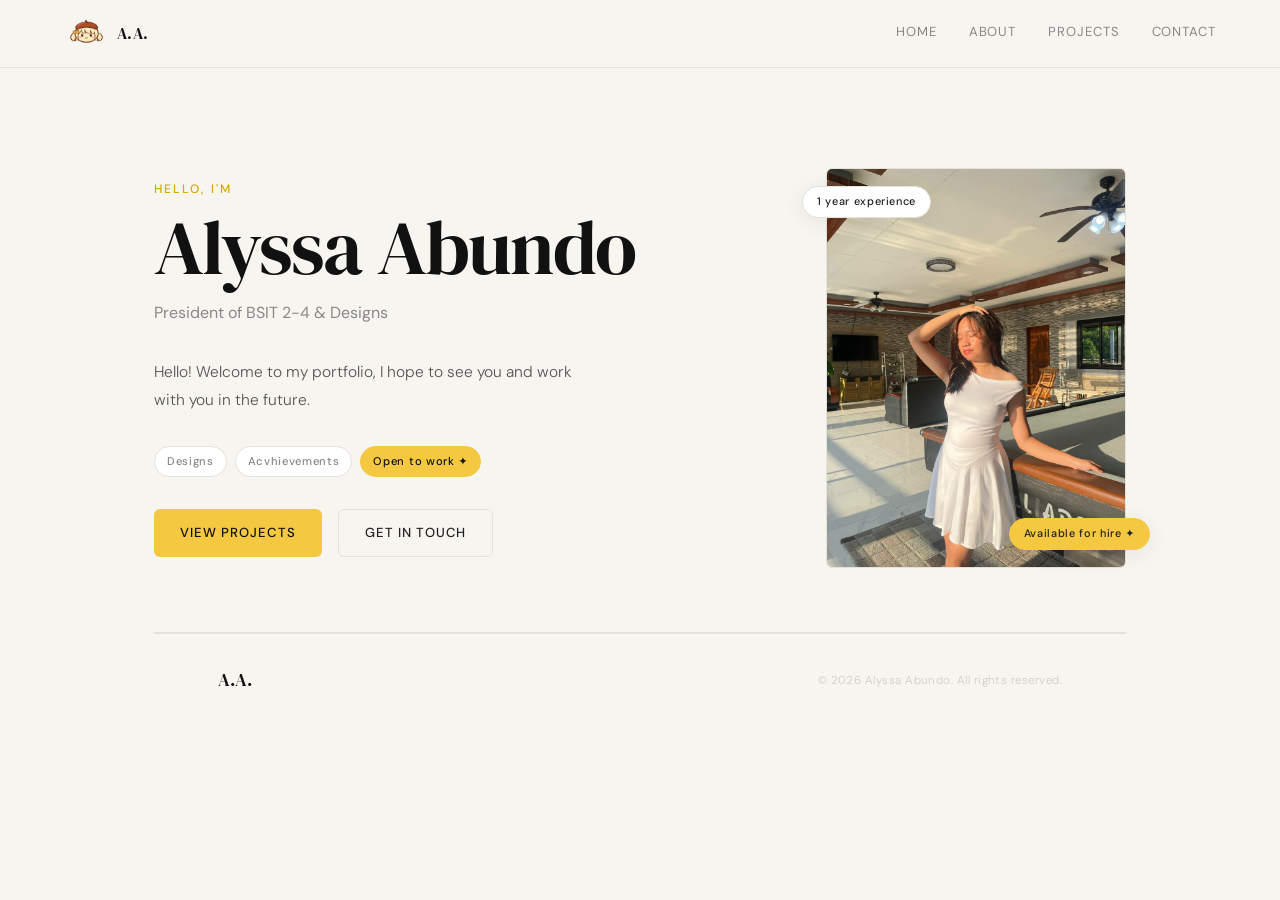
<file: index.html>
<!DOCTYPE html>
<html lang="en">
<head>
  <meta charset="UTF-8" />
  <meta name="viewport" content="width=device-width, initial-scale=1.0"/>
  <title>Alyssa Abundo — Developer & Designer</title>
  <link rel="icon" type="image/png" href="alyy_logo.png" />
  <link rel="stylesheet" href="style.css" />
  <link rel="preconnect" href="https://fonts.googleapis.com">
  <link rel="preconnect" href="https://fonts.gstatic.com" crossorigin>
  <link href="https://fonts.googleapis.com/css2?family=DM+Serif+Display:ital@0;1&family=DM+Sans:ital,wght@0,300;0,400;0,500;1,300&display=swap" rel="stylesheet">
</head>
<body>

  <!-- ─────────────────────────────
        NAVIGATION
  ───────────────────────────── -->
  <header class="site-header">
    <div class="logo-with-text">
      <img src="alyy_logo.png">
      <a href="index.html" class="logo">A.A.</a>
    </div>
    
    <nav class="nav">
      <a href="index.html">Home</a>
      <a href="About.html">About</a>
      <a href="projects.html">Projects</a>
      <a href="contact.html">Contact</a>
    </nav>
  </header>

  <main>

    <!-- ─────────────────────────────
          HERO SECTION
    ───────────────────────────── -->
    <section id="home" class="hero">

      <div class="hero-text">
        <span class="hero-eyebrow">Hello, I'm</span>
        <h1 class="hero-name">Alyssa Abundo</h1>
        <p class="hero-role">President of BSIT 2-4 &amp; Designs</p>
        <p class="hero-desc">
          Hello! Welcome to my portfolio, I hope to see you and work with you in the future.
        </p>
        <div class="hero-tags">
          <span class="chip">Designs</span>
          <span class="chip">Acvhievements</span>
          <span class="chip available">Open to work ✦</span>
        </div>
        <div class="hero-actions">
          <a href="projects.html" class="btn-primary">View Projects</a>
          <a href="contact.html"  class="btn-outline">Get in Touch</a>
        </div>
      </div>

      <div class="hero-image">
        <div class="profile-frame">
          <img src="hero-img.jpg" class="my-image">
        </div>
        <div class="hero-float-chip chip-top">1 year experience</div>
        <div class="hero-float-chip chip-bottom">Available for hire ✦</div>
      </div>

    </section>

  <!-- ─────────────────────────────
        FOOTER
  ───────────────────────────── -->
  <footer class="site-footer">
    <span class="footer-logo">A.A.</span>
    <span class="footer-copy">© 2026 Alyssa Abundo. All rights reserved.</span>
  </footer>

</body>
</html>
</file>
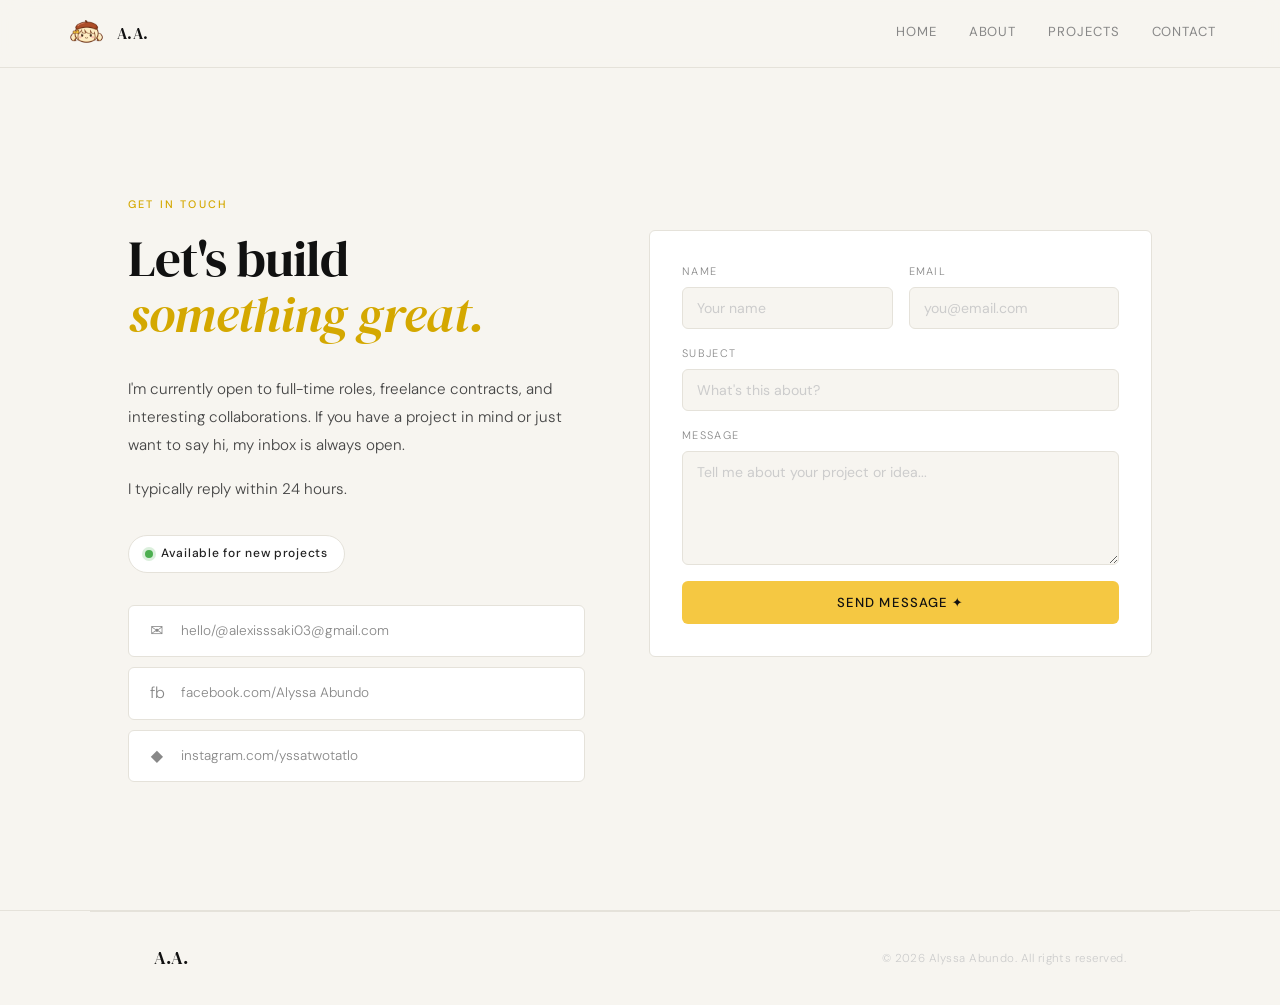
<file: contact.html>
<!DOCTYPE html>
<html lang="en">
<head>
  <meta charset="UTF-8" />
  <meta name="viewport" content="width=device-width, initial-scale=1.0"/>
  <title>Alyssa Abundo — Developer & Designer</title>
  <link rel="icon" type="image/png" href="alyy_logo.png" />
  <link rel="stylesheet" href="style.css" />
  <link rel="preconnect" href="https://fonts.googleapis.com">
  <link rel="preconnect" href="https://fonts.gstatic.com" crossorigin>
  <link href="https://fonts.googleapis.com/css2?family=DM+Serif+Display:ital@0;1&family=DM+Sans:ital,wght@0,300;0,400;0,500;1,300&display=swap" rel="stylesheet">
</head>
<body>

  <!-- ─────────────────────────────
        NAVIGATION
  ───────────────────────────── -->
  <header class="site-header">
    <div class="logo-with-text">
      <img src="alyy_logo.png">
      <a href="index.html" class="logo">A.A.</a>
    </div>
    
    <nav class="nav">
      <a href="index.html">Home</a>
      <a href="About.html">About</a>
      <a href="projects.html">Projects</a>
      <a href="contact.html">Contact</a>
    </nav>
  </header>

   <!-- ─────────────────────────────
          CONTACT SECTION
    ───────────────────────────── -->
    <section id="contact" class="contact">

      <div class="section-label">Get in touch</div>

      <div class="contact-grid">

        <div class="contact-text">
          <h2 class="section-title">Let's build<br><em>something great.</em></h2>
          <p>
            I'm currently open to full-time roles, freelance contracts, and
            interesting collaborations. If you have a project in mind or just
            want to say hi, my inbox is always open.
          </p>
          <p>I typically reply within 24 hours.</p>

          <div class="availability-badge">
            <span class="avail-dot"></span>
            Available for new projects
          </div>

          <div class="contact-socials">
            <a href="mailto:alexisssaki03@gmail.com" class="social-item">
              <span class="social-icon">✉</span>
              hello/@alexisssaki03@gmail.com
            </a>
            <a href="#" class="social-item">
              <span class="social-icon">fb</span>
              facebook.com/Alyssa Abundo
            </a>
            <a href="#" class="social-item">
              <span class="social-icon">◆</span>
              instagram.com/yssatwotatlo
            </a>
          </div>
        </div>

        <!-- Contact form -->
        <form class="contact-form" action="#" method="post">
          <div class="form-row">
            <div class="form-field">
              <label for="f-name">Name</label>
              <input type="text" id="f-name" name="name" placeholder="Your name" required />
            </div>
            <div class="form-field">
              <label for="f-email">Email</label>
              <input type="email" id="f-email" name="email" placeholder="you@email.com" required />
            </div>
          </div>
          <div class="form-field">
            <label for="f-subject">Subject</label>
            <input type="text" id="f-subject" name="subject" placeholder="What's this about?" />
          </div>
          <div class="form-field">
            <label for="f-msg">Message</label>
            <textarea id="f-msg" name="message" rows="5"
              placeholder="Tell me about your project or idea..."></textarea>
          </div>
          <button type="submit" class="btn-primary btn-full">Send Message ✦</button>
        </form>

      </div>
    </section>

  <!-- ─────────────────────────────
        FOOTER
  ───────────────────────────── -->
  <footer class="site-footer">
    <span class="footer-logo">A.A.</span>
    <span class="footer-copy">© 2026 Alyssa Abundo. All rights reserved.</span>
  </footer>

</body>
</html>
</file>
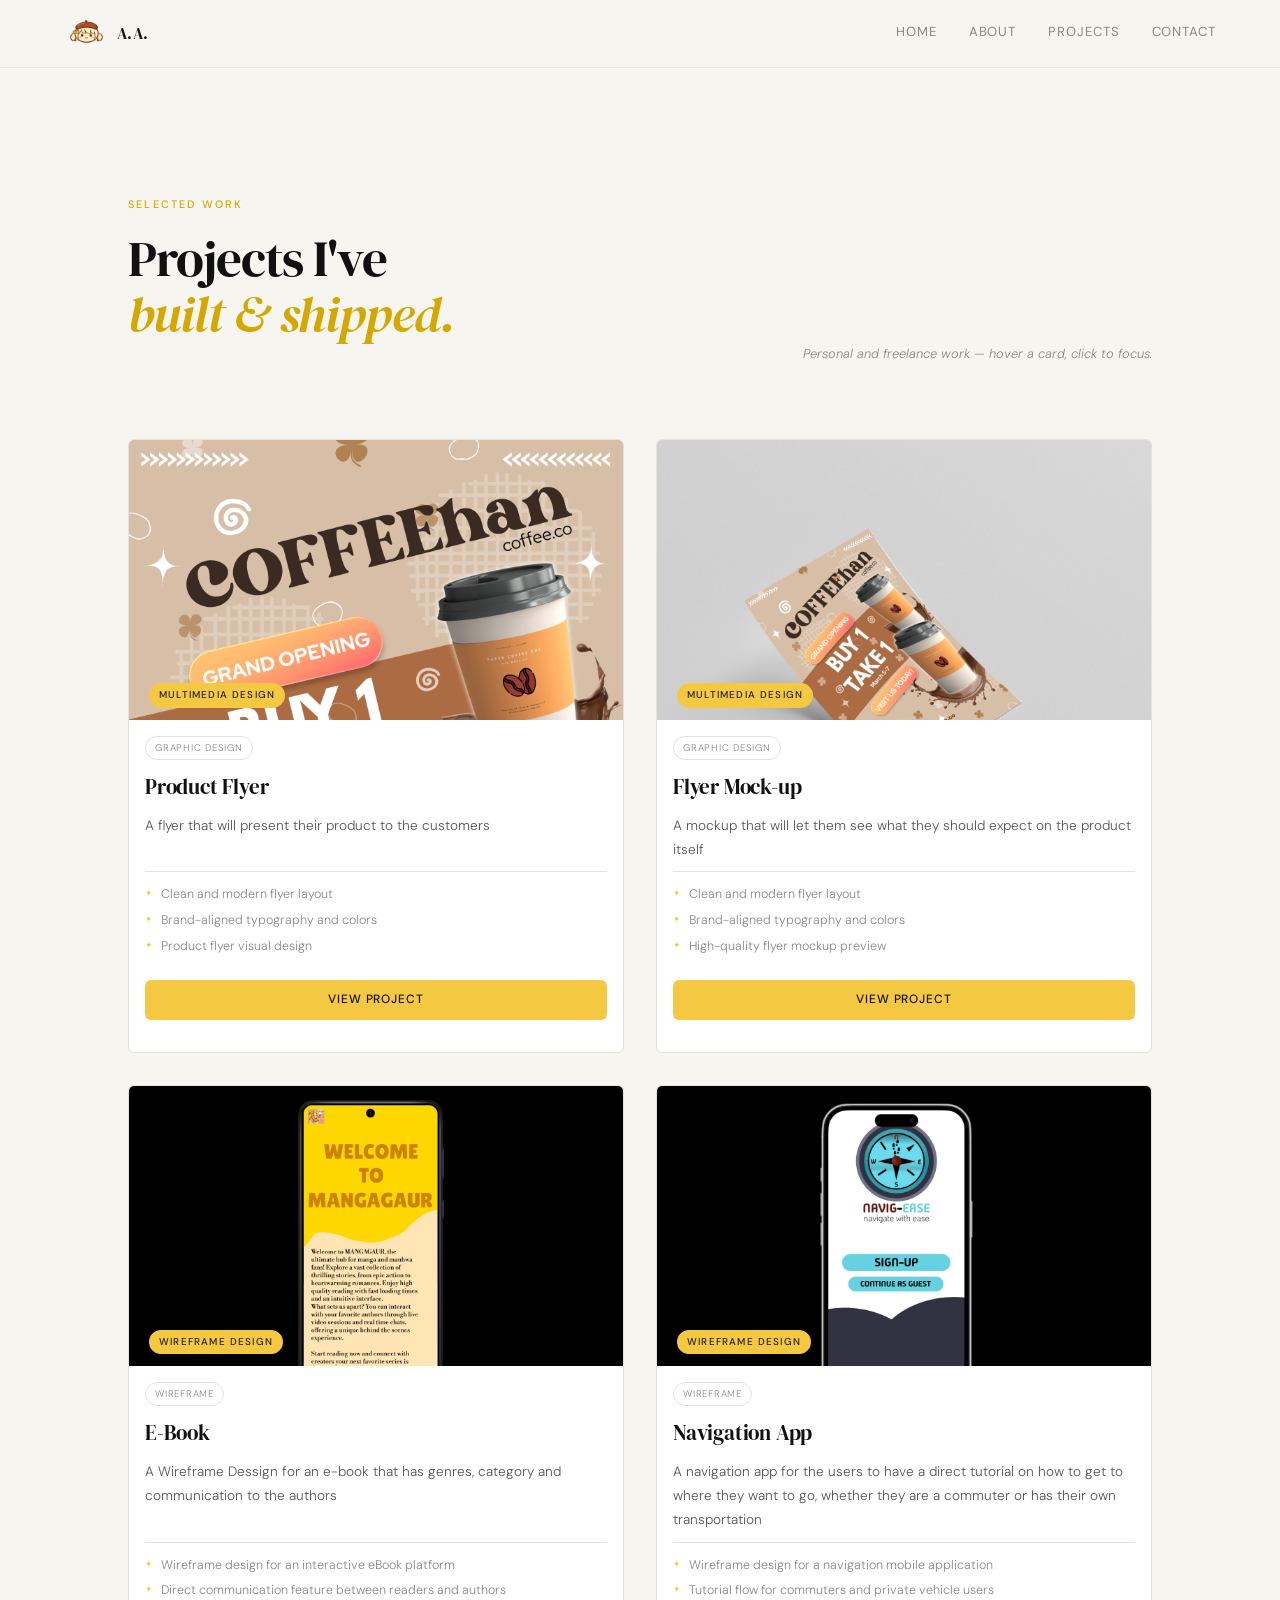
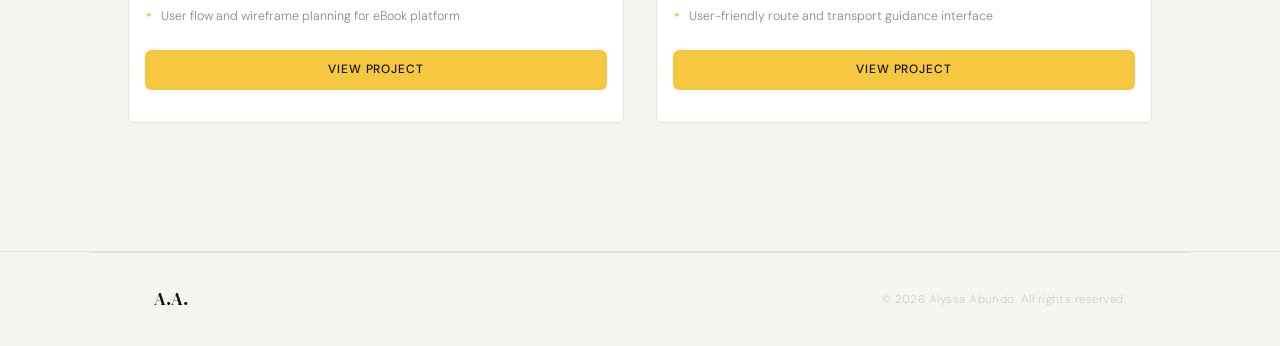
<file: projects.html>
<!DOCTYPE html>
<html lang="en">
<head>
  <meta charset="UTF-8" />
  <meta name="viewport" content="width=device-width, initial-scale=1.0"/>
  <title>Alyssa Abundo — Developer & Designer</title>
  <link rel="icon" type="image/png" href="alyy_logo.png" />
  <link rel="stylesheet" href="style.css" />
  <link rel="preconnect" href="https://fonts.googleapis.com">
  <link rel="preconnect" href="https://fonts.gstatic.com" crossorigin>
  <link href="https://fonts.googleapis.com/css2?family=DM+Serif+Display:ital@0;1&family=DM+Sans:ital,wght@0,300;0,400;0,500;1,300&display=swap" rel="stylesheet">
</head>
<body>

  <!-- ─────────────────────────────
        NAVIGATION
  ───────────────────────────── -->
  <header class="site-header">
    <div class="logo-with-text">
      <img src="alyy_logo.png">
      <a href="index.html" class="logo">A.A.</a>
    </div>
    
     <nav class="nav">
      <a href="index.html">Home</a>
      <a href="About.html">About</a>
      <a href="projects.html">Projects</a>
      <a href="contact.html">Contact</a>
    </nav>
  </header>
 
 <!-- ─────────────────────────────
          PROJECTS SECTION
    ───────────────────────────── -->
    <section id="projects" class="projects">

      <div class="section-label">Selected work</div>
      <div class="projects-header">
        <h2 class="section-title">Projects I've<br><em>built &amp; shipped.</em></h2>
        <p class="projects-note">Personal and freelance work — hover a card, click to focus.</p>
      </div>

      <div class="projects-grid">

        <!-- ── Project 1 ── -->
        <article class="card" id="proj-1">
          <div class="card-img">
            <img src="Poster-flyer.png">
            <span class="card-category">Multimedia Design</span>
          </div>
          <div class="card-body">
            <div class="card-tags">
              <span class="tag">Graphic Design</span>
            </div>
            <h3 class="card-title">Product Flyer</h3>
            <p class="card-desc">
              A flyer that will present their product to the customers
            </p>
            <ul class="card-features">
              <li>Clean and modern flyer layout</li>
              <li>Brand-aligned typography and colors</li>
              <li>Product flyer visual design</li>
            </ul>
            <div class="card-actions">
              <a href="https://canva.link/fxwesq302yxhid8" class="btn-card-primary">View Project</a>
            </div>
          </div>
        </article>

        <!-- ── Project 2 ── -->
        <article class="card" id="proj-2">
          <div class="card-img">
            <img src="Flyer Mock-up.png">
            <span class="card-category">Multimedia Design</span>
          </div>
          <div class="card-body">
            <div class="card-tags">
              <span class="tag">Graphic Design</span>
            </div>
            <h3 class="card-title">Flyer Mock-up</h3>
            <p class="card-desc">
              A mockup that will let them see what they should expect on the product itself
            </p>
            <ul class="card-features">
              <li>Clean and modern flyer layout</li>
              <li>Brand-aligned typography and colors</li>
              <li>High-quality flyer mockup preview</li>
            </ul>
            <div class="card-actions">
              <a href="https://canva.link/4w55rf2aqwbczop" class="btn-card-primary">View Project</a>
            </div>
          </div>
        </article>

        <!-- ── Project 3 ── -->
        <article class="card" id="proj-3">
           <div class="card-img">
            <img src="manga_gaur.png">
            <span class="card-category">Wireframe Design</span>
          </div>
          <div class="card-body">
            <div class="card-tags">
              <span class="tag">Wireframe</span>
            </div>
            <h3 class="card-title">E-Book</h3>
            <p class="card-desc">
              A Wireframe Dessign for an e-book that has genres, category and communication to the authors
            </p>
            <ul class="card-features">
              <li>Wireframe design for an interactive eBook platform</li>
              <li>Direct communication feature between readers and authors</li>
              <li>User flow and wireframe planning for eBook platform</li>
            </ul>
            <div class="card-actions">
              <a href="https://www.figma.com/proto/XimMeHAfl2bUhzI4b5awZg?node-id=25-10&t=X9CYrYjEheNS8J6x-6" class="btn-card-primary">View Project</a>
            </div>
          </div>
        </article>

        <!-- ── Project 4 ── -->
        <article class="card" id="proj-4">
           <div class="card-img">
            <img src="navig-e.png">
            <span class="card-category">Wireframe Design</span>
          </div>
          <div class="card-body">
            <div class="card-tags">
              <span class="tag">Wireframe</span>
            </div>
            <h3 class="card-title">Navigation App</h3>
            <p class="card-desc">
              A navigation app for the users to have a direct tutorial on how to get to where they want to go, 
              whether  they are a commuter or  has their own transportation
            </p>
            <ul class="card-features">
              <li>Wireframe design for a navigation mobile application</li>
              <li>Tutorial flow for commuters and private vehicle users</li>
              <li>User-friendly route and transport guidance interface</li>
            </ul>
            <div class="card-actions">
              <a href="https://www.figma.com/proto/5cQXhB1kPBoR8l9saUHDZC?node-id=1-2&t=X9CYrYjEheNS8J6x-6" class="btn-card-primary">View Project</a>
            </div>
          </div>
        </article>

      </div>
    </section>

  <!-- ─────────────────────────────
        FOOTER
  ───────────────────────────── -->
  <footer class="site-footer">
    <span class="footer-logo">A.A.</span>
    <span class="footer-copy">© 2026 Alyssa Abundo. All rights reserved.</span>
  </footer>

</body>
</html>
</file>
<file: style.css>
/* ─────────────────────────────
   CUSTOM PROPERTIES
───────────────────────────── */
:root {
  /* Yellow palette */
  --yellow:        #F5C842;
  --yellow-light:  #FFF6D6;
  --yellow-pale:   #FFFBEE;
  --yellow-muted:  #D4A800;
  --yellow-glow:   rgba(245, 200, 66, 0.25);

  /* Neutrals */
  --black:         #111111;
  --dark:          #222222;
  --mid:           #888888;
  --light:         #CCCCCC;
  --off-white:     #F7F5F0;
  --white:         #FFFFFF;
  --border-col:    #E5E2DA;

  /* Typography */
  --serif:   'DM Serif Display', Georgia, serif;
  --sans:    'DM Sans', system-ui, sans-serif;

  /* Spacing */
  --gap-sm:  16px;
  --gap-md:  32px;
  --gap-lg:  64px;
  --gap-xl:  100px;

  /* Misc */
  --radius:  6px;
  --border:  1px solid var(--border-col);
  --shadow:  0 4px 24px rgba(0,0,0,0.07);
  --shadow-hover: 0 12px 40px rgba(0,0,0,0.12);
}


/* ─────────────────────────────
   RESET & BASE
───────────────────────────── */
*, *::before, *::after { box-sizing: border-box; margin: 0; padding: 0; }

html { scroll-behavior: smooth; }

body {
  font-family: var(--sans);
  background: var(--off-white);
  color: var(--dark);
  line-height: 1.65;
  font-weight: 300;
  -webkit-font-smoothing: antialiased;
}

a    { color: inherit; text-decoration: none; }
ul   { list-style: none; }
img, svg, iframe, video { display: block; max-width: 100%; }


/* ─────────────────────────────
   HEADER & NAV
───────────────────────────── */
.site-header {
  position: sticky;
  top: 0;
  z-index: 100;
  background: rgba(247,245,240,0.94);
  backdrop-filter: blur(10px);
  -webkit-backdrop-filter: blur(10px);
  border-bottom: var(--border);
  display: flex;
  align-items: center;
  justify-content: space-between;
  padding: 0 var(--gap-lg);
  height: 68px;
  
}
.site-header img{
  width: 45px;
  height: 45px;
  object-fit: contain;
}

.logo-with-text {
  display: flex;
  align-items: center;
  gap: 8px;
}

.logo {
  font-family: var(--serif);
  font-size: 1rem;
  color: var(--black);
  letter-spacing: 0.02em;
}

.nav {
  display: flex;
  gap: var(--gap-md);
}

.nav a {
  font-size: 0.82rem;
  font-weight: 400;
  letter-spacing: 0.07em;
  text-transform: uppercase;
  color: var(--mid);
  position: relative;
  padding-bottom: 3px;
  transition: color 0.2s;
}

/* CSS-only underline hover */
.nav a::after {
  content: '';
  position: absolute;
  bottom: 0; left: 0;
  width: 0; height: 1.5px;
  background: var(--yellow);
  transition: width 0.25s ease;
}

.nav a:hover          { color: var(--black); }
.nav a:hover::after   { width: 100%; }


/* ─────────────────────────────
   MAIN CONTAINER
───────────────────────────── */
main {
  max-width: 1100px;
  margin: 0 auto;
  padding: 0 var(--gap-lg);
}


/* ─────────────────────────────
   HERO
───────────────────────────── */
.hero {
  display: grid;
  grid-template-columns: 1fr 300px;
  gap: var(--gap-lg);
  align-items: center;
  padding: var(--gap-xl) 0 var(--gap-lg);
  border-bottom: var(--border);
}

.hero-eyebrow {
  display: block;
  font-size: 0.76rem;
  font-weight: 500;
  letter-spacing: 0.16em;
  text-transform: uppercase;
  color: var(--yellow-muted);
  margin-bottom: 10px;
}

.hero-name {
  font-family: var(--serif);
  font-size: clamp(3rem, 6vw, 5.8rem);
  font-weight: 400;
  line-height: 1.0;
  letter-spacing: -0.025em;
  color: var(--black);
  margin-bottom: 14px;
}



.hero-role {
  font-size: 1rem;
  font-weight: 400;
  color: var(--mid);
  margin-bottom: var(--gap-md);
}

.hero-desc {
  font-size: 0.97rem;
  color: #555;
  max-width: 440px;
  line-height: 1.8;
  margin-bottom: var(--gap-md);
}

/* Chips row */
.hero-tags {
  display: flex;
  gap: 8px;
  flex-wrap: wrap;
  margin-bottom: var(--gap-md);
}

.chip {
  font-size: 0.7rem;
  font-weight: 500;
  letter-spacing: 0.06em;
  padding: 5px 12px;
  border: var(--border);
  border-radius: 20px;
  color: var(--mid);
  background: var(--white);
  transition: border-color 0.2s;
}
.chip:hover       { border-color: var(--yellow); }
.chip.available   { background: var(--yellow); color: var(--black); border-color: var(--yellow); font-weight: 500; }

/* CTA buttons */
.hero-actions {
  display: flex;
  gap: var(--gap-sm);
  flex-wrap: wrap;
}

.btn-primary {
  display: inline-block;
  background: var(--yellow);
  color: var(--black);
  font-family: var(--sans);
  font-size: 0.82rem;
  font-weight: 500;
  letter-spacing: 0.08em;
  text-transform: uppercase;
  padding: 13px 26px;
  border: none;
  border-radius: var(--radius);
  cursor: pointer;
  transition: background 0.2s, box-shadow 0.2s, transform 0.15s;
}
.btn-primary:hover {
  background: #e8bb30;
  box-shadow: 0 6px 20px var(--yellow-glow);
  transform: translateY(-1px);
}

.btn-outline {
  display: inline-block;
  background: transparent;
  color: var(--dark);
  font-family: var(--sans);
  font-size: 0.82rem;
  font-weight: 500;
  letter-spacing: 0.08em;
  text-transform: uppercase;
  padding: 12px 26px;
  border: var(--border);
  border-radius: var(--radius);
  transition: border-color 0.2s, color 0.2s, transform 0.15s;
}
.btn-outline:hover {
  border-color: var(--yellow);
  color: var(--black);
  transform: translateY(-1px);
}

.btn-full { width: 100%; text-align: center; }

/* Profile frame */
.hero-image {
  position: relative;
  display: flex;
  justify-content: center;
}

.profile-frame {
  width: 100%;
  aspect-ratio: 3/4;
  background: var(--yellow-light);
  border: var(--border);
  border-radius: var(--radius);
  overflow: hidden;
  display: flex;
  align-items: flex-end;
  justify-content: center;
}

.profile-frame svg {
  width: 80%;
  height: auto;
}

/* Profile frame — swap SVG for real photo: */
.profile-frame img {
  width: 100%;
  height: 100%;
  object-fit: cover;
}

/* Floating info chips */
.hero-float-chip {
  position: absolute;
  font-size: 0.68rem;
  font-weight: 500;
  letter-spacing: 0.06em;
  background: var(--white);
  border: var(--border);
  border-radius: 20px;
  padding: 6px 14px;
  white-space: nowrap;
  box-shadow: var(--shadow);
}
.chip-top    { top: 18px;    left: -24px; }
.chip-bottom { bottom: 18px; right: -24px; background: var(--yellow); border-color: var(--yellow); }


/* ─────────────────────────────
   SHARED SECTION ATOMS
───────────────────────────── */
.section-label {
  font-size: 0.68rem;
  letter-spacing: 0.2em;
  text-transform: uppercase;
  color: var(--yellow-muted);
  font-weight: 500;
  margin-bottom: var(--gap-sm);
}

.section-title {
  font-family: var(--serif);
  font-size: clamp(2.2rem, 4vw, 3.4rem);
  font-weight: 400;
  line-height: 1.1;
  letter-spacing: -0.02em;
  color: var(--black);
  margin-bottom: var(--gap-md);
}
.section-title em {
  font-style: italic;
  color: var(--yellow-muted);
}


/* ─────────────────────────────
   ABOUT SECTION
───────────────────────────── */
.about {
  padding: 10% ;
  border-bottom: var(--border);
}

.about-grid {
  display: grid;
  grid-template-columns: 1fr 1fr;
  gap: var(--gap-lg);
  align-items: start;
  margin-bottom: var(--gap-xl);
}

.about-text p {
  font-size: 0.95rem;
  color: #444;
  line-height: 1.85;
  margin-bottom: var(--gap-sm);
}

/* Stats row */
.about-stats {
  display: flex;
  gap: 0;
  margin-top: var(--gap-md);
  border-top: var(--border);
  padding-top: var(--gap-md);
}

.stat {
  flex: 1;
  padding-right: var(--gap-sm);
}
.stat + .stat {
  padding-left: var(--gap-sm);
  border-left: var(--border);
}

.stat-val {
  display: block;
  font-family: var(--serif);
  font-size: 2.4rem;
  color: var(--black);
  line-height: 1;
}
.stat-label {
  display: block;
  font-size: 0.7rem;
  letter-spacing: 0.08em;
  text-transform: uppercase;
  color: var(--mid);
  margin-top: 4px;
}

/* Skills list */
.skills-heading {
  font-size: 0.7rem;
  letter-spacing: 0.14em;
  text-transform: uppercase;
  color: var(--mid);
  margin-bottom: var(--gap-sm);
}

.skills-list {
  display: flex;
  flex-direction: column;
  gap: 14px;
}

.skills-list li {
  display: grid;
  grid-template-columns: 180px 1fr 36px;
  align-items: center;
  gap: 12px;
}

.skill-name {
  font-size: 0.85rem;
  color: var(--dark);
}

.skill-bar-wrap {
  height: 4px;
  background: #E5E2DA;
  border-radius: 2px;
  overflow: hidden;
}

.skill-bar {
  display: block;
  height: 100%;
  background: var(--yellow);
  border-radius: 2px;
}

.skill-pct {
  font-size: 0.7rem;
  color: var(--mid);
  text-align: right;
}


/* ── VIDEO BLOCK ── */
.about-video-block {
  display: grid;
  grid-template-columns: 340px 1fr;
  gap: var(--gap-lg);
  align-items: center;
  background: var(--white);
  border: var(--border);
  border-radius: var(--radius);
  overflow: hidden;
  padding: var(--gap-lg);
}

.video-heading {
  font-family: var(--serif);
  font-size: clamp(1.5rem, 2.5vw, 2.2rem);
  font-weight: 400;
  line-height: 1.15;
  letter-spacing: -0.015em;
  color: var(--black);
  margin-bottom: 16px;
}
.video-heading em {
  font-style: italic;
  color: var(--yellow-muted);
}

.video-desc {
  font-size: 0.88rem;
  color: var(--mid);
  line-height: 1.75;
}

/* Responsive 16:9 video embed */
.video-wrapper {
  position: relative;
  width: 100%;
  padding-bottom: 56.25%; /* 16:9 */
  height: 0;
  border-radius: var(--radius);
  overflow: hidden;
  border: var(--border);
}

.video-wrapper iframe,
.video-wrapper video {
  position: absolute;
  top: 0; left: 0;
  width: 100%; height: 100%;
  border: none;
}


/* ─────────────────────────────
   PROJECTS SECTION
───────────────────────────── */
.projects {
  padding: 10%;
  border-bottom: var(--border);
}

.projects-header {
  display: flex;
  align-items: flex-end;
  justify-content: space-between;
  flex-wrap: wrap;
  gap: var(--gap-sm);
  margin-bottom: var(--gap-lg);
}

.projects-note {
  font-size: 0.8rem;
  color: var(--mid);
  font-style: italic;
  padding-bottom: 10px;
}

/* 2-column grid */
.projects-grid {
  display: grid;
  grid-template-columns: 1fr 1fr;
  gap: var(--gap-md);
}

/* ── Card base ── */
.card {
  background: var(--white);
  border: var(--border);
  border-radius: var(--radius);
  overflow: hidden;
  display: flex;
  flex-direction: column;
  transition: box-shadow 0.3s ease, transform 0.25s ease, border-color 0.3s ease;
}

.card:hover {
  box-shadow: var(--shadow-hover);
  transform: translateY(-4px);
  border-color: var(--yellow);
}

/* CSS :target — highlights the focused card when URL hash matches */
.card:target {
  border-color: var(--yellow);
  box-shadow: 0 0 0 3px var(--yellow-glow), var(--shadow-hover);
  transform: translateY(-4px);
}

/* Card image / banner area */
.card-image {
  width: 100%;
  aspect-ratio: 16 / 9;
  position: relative;
  display: flex;
  align-items: flex-end;
  padding: 16px;
}
.card-img {
  position: relative;
}

/* Unique gradient per project */
.card-img-1 { background: linear-gradient(135deg, #FFF6D6 0%, #F5C842 100%); }
.card-img-2 { background: linear-gradient(135deg, #D6F0FF 0%, #6EC3F4 100%); }
.card-img-3 { background: linear-gradient(135deg, #D6FFE8 0%, #52C97E 100%); }
.card-img-4 { background: linear-gradient(135deg, #F3D6FF 0%, #C47AEA 100%); }

.card-category {
  font-size: 0.62rem;
  letter-spacing: 0.12em;
  text-transform: uppercase;
  font-weight: 500;
  background: var(--yellow);
  backdrop-filter: blur(4px);
  padding: 4px 10px;
  border-radius: 20px;
  color: var(--dark);
  bottom: 12px;
  left: 20px;
  z-index: 2;
  position: absolute;
}

/* Card body */
.card-body {
  padding: var(--gap-sm) var(--gap-sm) var(--gap-md);
  flex: 1;
  display: flex;
  flex-direction: column;
  gap: 10px;
}

/* Tech tags */
.card-tags {
  display: flex;
  gap: 6px;
  flex-wrap: wrap;
}

.tag {
  font-size: 0.6rem;
  letter-spacing: 0.08em;
  text-transform: uppercase;
  padding: 3px 9px;
  border: var(--border);
  border-radius: 20px;
  color: var(--mid);
  transition: border-color 0.2s, color 0.2s;
}
.card:hover .tag,
.card:target .tag { border-color: var(--yellow); color: var(--dark); }

.card-title {
  font-family: var(--serif);
  font-size: 1.3rem;
  font-weight: 400;
  color: var(--black);
  letter-spacing: -0.01em;
}

.card-desc {
  font-size: 0.85rem;
  color: #555;
  line-height: 1.75;
}

/* Feature bullet list inside card */
.card-features {
  display: flex;
  flex-direction: column;
  gap: 5px;
  list-style: none;
  border-top: var(--border);
  padding-top: 12px;
  margin-top: auto;
}

.card-features li {
  font-size: 0.78rem;
  color: var(--mid);
  padding-left: 16px;
  position: relative;
}
.card-features li::before {
  content: '✦';
  position: absolute;
  left: 0;
  font-size: 0.55rem;
  color: var(--yellow);
  top: 2px;
}

/* Card action buttons */
.card-actions {
  display: flex;
  gap: 10px;
  padding-top: 14px;
}

.btn-card-primary {
  display: inline-block;
  background: var(--yellow);
  color: var(--black);
  font-size: 0.75rem;
  font-weight: 500;
  letter-spacing: 0.07em;
  text-transform: uppercase;
  padding: 10px 18px;
  border-radius: var(--radius);
  transition: background 0.2s, box-shadow 0.2s, transform 0.15s;
  flex: 1;
  text-align: center;
}
.btn-card-primary:hover {
  background: #e8bb30;
  box-shadow: 0 4px 14px var(--yellow-glow);
  transform: translateY(-1px);
}

.btn-card-ghost {
  display: inline-block;
  background: transparent;
  color: var(--mid);
  font-size: 0.75rem;
  font-weight: 400;
  letter-spacing: 0.07em;
  text-transform: uppercase;
  padding: 10px 18px;
  border: var(--border);
  border-radius: var(--radius);
  transition: border-color 0.2s, color 0.2s;
}
.btn-card-ghost:hover {
  border-color: var(--yellow);
  color: var(--black);
}


/* ─────────────────────────────
   CONTACT SECTION
───────────────────────────── */
.contact {
  padding: 10%;
  border-bottom: var(--border);
}

.contact-grid {
  display: grid;
  grid-template-columns: 1fr 1.1fr;
  gap: var(--gap-lg);
  align-items: start;
}

.contact-text p {
  font-size: 0.95rem;
  color: #444;
  line-height: 1.85;
  margin-bottom: var(--gap-sm);
}

/* Availability pill */
.availability-badge {
  display: inline-flex;
  align-items: center;
  gap: 8px;
  font-size: 0.75rem;
  font-weight: 500;
  letter-spacing: 0.06em;
  color: var(--dark);
  border: var(--border);
  background: var(--white);
  padding: 8px 16px;
  border-radius: 20px;
  margin-top: var(--gap-sm);
  margin-bottom: var(--gap-md);
}

.avail-dot {
  width: 8px; height: 8px;
  border-radius: 50%;
  background: #4CAF50;
  box-shadow: 0 0 0 3px rgba(76,175,80,0.2);
  animation: pulse-green 2s ease-in-out infinite;
  flex-shrink: 0;
}
@keyframes pulse-green {
  0%,100% { box-shadow: 0 0 0 3px rgba(76,175,80,0.2); }
  50%      { box-shadow: 0 0 0 6px rgba(76,175,80,0.05); }
}

/* Social links in contact */
.contact-socials {
  display: flex;
  flex-direction: column;
  gap: 10px;
}

.social-item {
  display: flex;
  align-items: center;
  gap: 12px;
  font-size: 0.85rem;
  color: var(--mid);
  padding: 12px 16px;
  border: var(--border);
  border-radius: var(--radius);
  background: var(--white);
  transition: border-color 0.2s, color 0.2s;
}
.social-item:hover {
  border-color: var(--yellow);
  color: var(--black);
}

.social-icon {
  font-size: 1rem;
  width: 24px;
  text-align: center;
  color: var(--mid);
  flex-shrink: 0;
}

/* Contact form */
.contact-form {
  display: flex;
  flex-direction: column;
  gap: var(--gap-sm);
  background: var(--white);
  border: var(--border);
  border-radius: var(--radius);
  padding: var(--gap-md);
}

.form-row {
  display: grid;
  grid-template-columns: 1fr 1fr;
  gap: var(--gap-sm);
}

.form-field {
  display: flex;
  flex-direction: column;
  gap: 6px;
}

.form-field label {
  font-size: 0.68rem;
  letter-spacing: 0.12em;
  text-transform: uppercase;
  color: var(--mid);
}

.form-field input,
.form-field textarea {
  width: 100%;
  font-family: var(--sans);
  font-size: 0.88rem;
  color: var(--dark);
  background: var(--off-white);
  border: var(--border);
  border-radius: var(--radius);
  padding: 11px 14px;
  outline: none;
  transition: border-color 0.2s, box-shadow 0.2s;
  resize: vertical;
}

.form-field input:focus,
.form-field textarea:focus {
  border-color: var(--yellow);
  box-shadow: 0 0 0 3px var(--yellow-glow);
}

.form-field input::placeholder,
.form-field textarea::placeholder {
  color: var(--light);
}


/* ─────────────────────────────
   FOOTER
───────────────────────────── */
.site-footer {
  max-width: 1100px;
  margin: 0 auto;
  padding: var(--gap-md) var(--gap-lg);
  display: flex;
  align-items: center;
  justify-content: space-between;
  gap: var(--gap-sm);
  flex-wrap: wrap;
  border-top: var(--border);
}

.footer-logo {
  font-family: var(--serif);
  font-size: 1.1rem;
  color: var(--black);
}

.footer-copy {
  font-size: 0.72rem;
  color: var(--light);
  letter-spacing: 0.04em;
}

.footer-links {
  display: flex;
  gap: var(--gap-sm);
}
.footer-links a {
  font-size: 0.72rem;
  color: var(--mid);
  letter-spacing: 0.06em;
  text-transform: uppercase;
  transition: color 0.2s;
}
.footer-links a:hover { color: var(--black); }



/* ─────────────────────────────
   RESPONSIVE — TABLET ≤ 768px
───────────────────────────── */
@media (max-width: 768px) {
  main          { padding: 0 var(--gap-md); }
  .site-header  { padding: 0 var(--gap-md); }
  .site-footer  { padding: var(--gap-md); }

  .hero         { grid-template-columns: 1fr; padding: var(--gap-lg) 0; }
  

  .about-grid   { grid-template-columns: 1fr; gap: var(--gap-md); }
  .skills-list li { grid-template-columns: 140px 1fr 32px; }

  .about-video-block { grid-template-columns: 1fr; gap: var(--gap-md); }

  .projects-grid  { grid-template-columns: 1fr; }

  .contact-grid   { grid-template-columns: 1fr; gap: var(--gap-md); }
  .form-row       { grid-template-columns: 1fr; }

  .projects-header { flex-direction: column; align-items: flex-start; }

  header {
    display: flex;
    flex-direction: column  ;
  }
}


/* ─────────────────────────────
   RESPONSIVE — MOBILE ≤ 425px
───────────────────────────── */
@media (max-width: 425px) {
  .site-header { padding: 0 var(--gap-sm); } 
  .nav          { gap: var(--gap-sm); }
  .nav a        { font-size: 0.74rem; }

  .hero-tags    { gap: 6px; }
  .chip         { font-size: 0.66rem; padding: 4px 10px; }

  .about-stats  { gap: var(--gap-sm); }

  .chip-top,
  .chip-bottom  { display: none; }

  .site-footer  {
    flex-direction: column;
    text-align: center;
    align-items: center;
  }

  .skills-list li { grid-template-columns: 1fr; gap: 6px; }
  .skill-pct      { display: none; }

  header {
    display: flex;
    flex-direction: column  ;
  }
}
</file>
